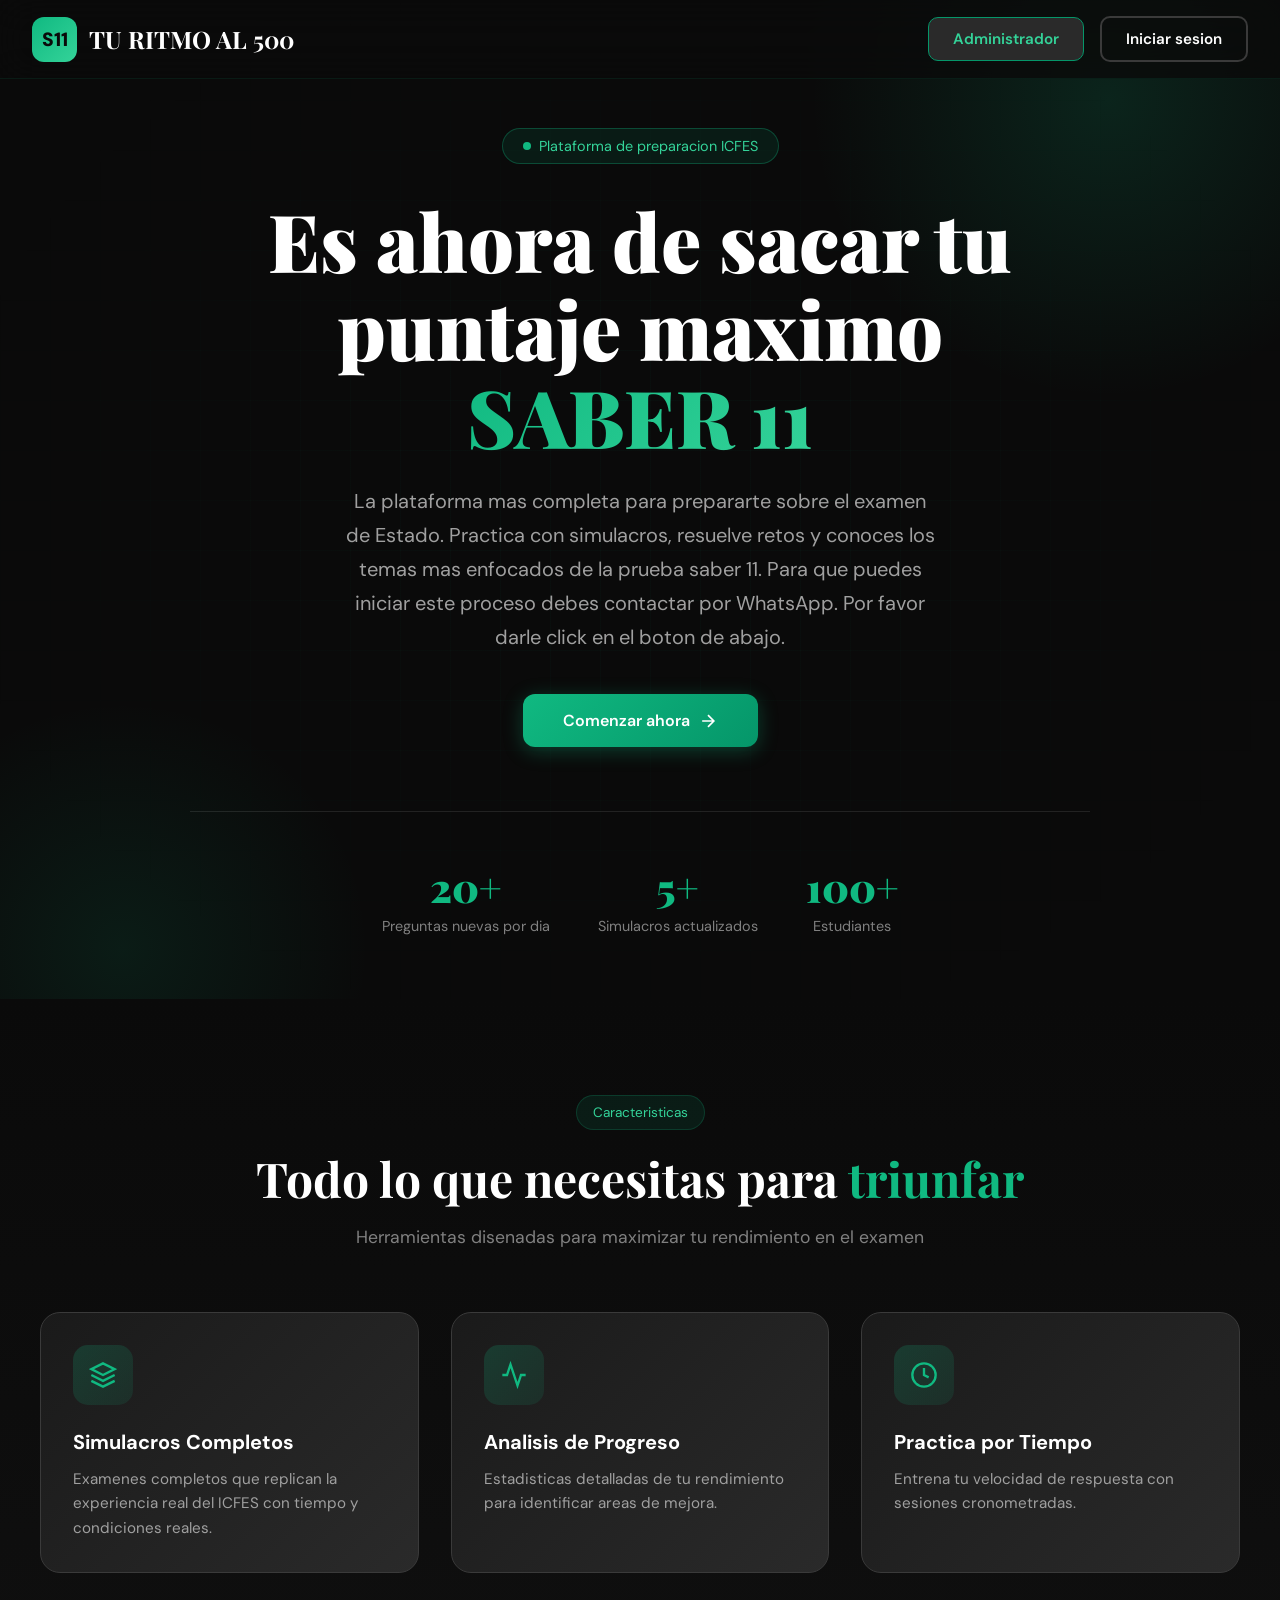
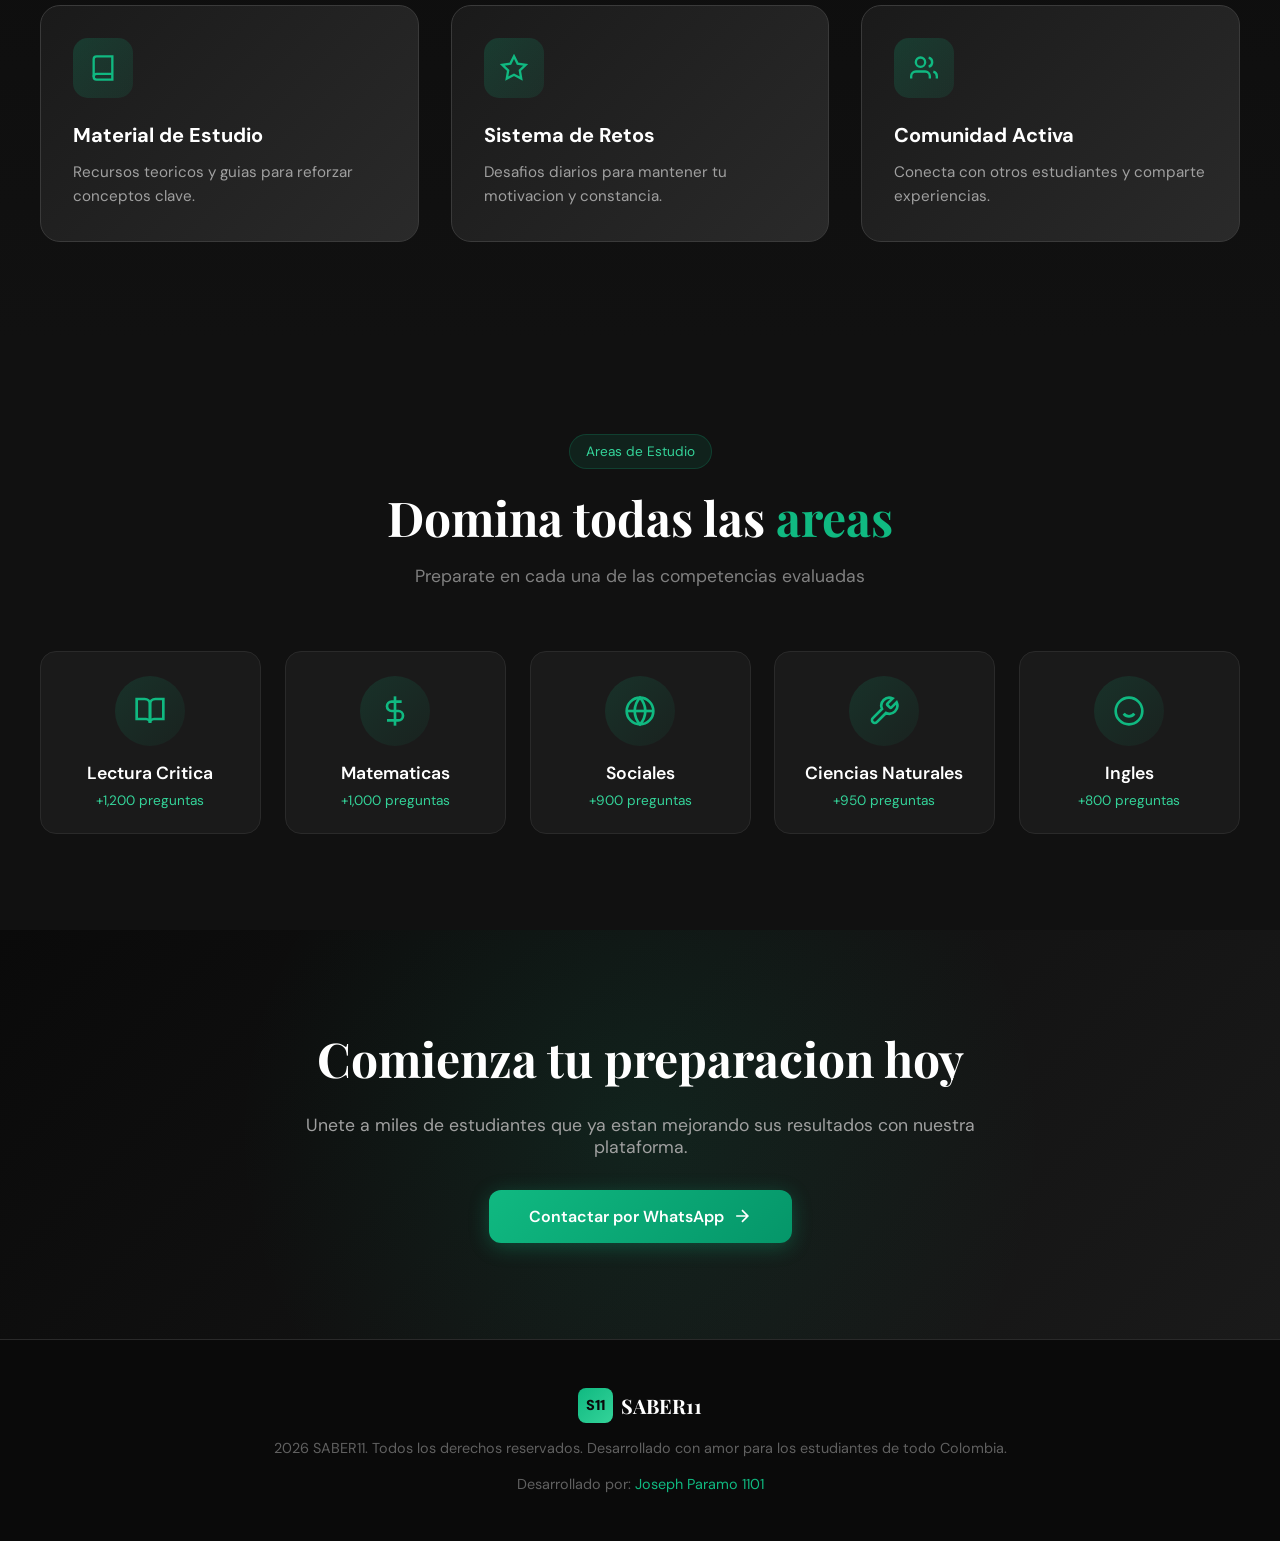
<file: index.html>
<!DOCTYPE html>
<html lang="es">
<head>
    <meta charset="UTF-8">
    <meta name="viewport" content="width=device-width, initial-scale=1.0">
    <title>SABER 11 - Plataforma de Preparación</title>
    <link href="https://fonts.googleapis.com/css2?family=DM+Sans:wght@300;400;500;600;700&family=Playfair+Display:wght@700;900&display=swap" rel="stylesheet">
    <style>
        /* ========== RESET Y BASE ========== */
        * {
            margin: 0;
            padding: 0;
            box-sizing: border-box;
        }

        html {
            scroll-behavior: smooth;
        }

        body {
            font-family: 'DM Sans', sans-serif;
            background-color: #0a0a0a;
            color: #ffffff;
            overflow-x: hidden;
        }

        /* ========== VARIABLES DE COLORES ========== */
        :root {
            --verde-principal: #10B981;
            --verde-claro: #34D399;
            --verde-oscuro: #059669;
            --verde-palido: #D1FAE5;
            --negro: #0a0a0a;
            --negro-suave: #111111;
            --gris-oscuro: #1a1a1a;
            --gris: #2a2a2a;
            --gris-claro: #3a3a3a;
            --blanco: #ffffff;
            --blanco-suave: #f0f0f0;
        }

        /* ========== ANIMACIONES ========== */
        @keyframes fadeInUp {
            from {
                opacity: 0;
                transform: translateY(40px);
            }
            to {
                opacity: 1;
                transform: translateY(0);
            }
        }

        @keyframes fadeInDown {
            from {
                opacity: 0;
                transform: translateY(-40px);
            }
            to {
                opacity: 1;
                transform: translateY(0);
            }
        }

        @keyframes fadeInLeft {
            from {
                opacity: 0;
                transform: translateX(-40px);
            }
            to {
                opacity: 1;
                transform: translateX(0);
            }
        }

        @keyframes fadeInRight {
            from {
                opacity: 0;
                transform: translateX(40px);
            }
            to {
                opacity: 1;
                transform: translateX(0);
            }
        }

        @keyframes scaleIn {
            from {
                opacity: 0;
                transform: scale(0.8);
            }
            to {
                opacity: 1;
                transform: scale(1);
            }
        }

        @keyframes pulse {
            0%, 100% {
                transform: scale(1);
            }
            50% {
                transform: scale(1.05);
            }
        }

        @keyframes glow {
            0%, 100% {
                box-shadow: 0 0 20px rgba(16, 185, 129, 0.3);
            }
            50% {
                box-shadow: 0 0 40px rgba(16, 185, 129, 0.6), 0 0 60px rgba(16, 185, 129, 0.3);
            }
        }

        @keyframes textGlow {
            0%, 100% {
                text-shadow: 0 0 10px rgba(16, 185, 129, 0.5);
            }
            50% {
                text-shadow: 0 0 20px rgba(16, 185, 129, 0.8), 0 0 30px rgba(16, 185, 129, 0.5);
            }
        }

        @keyframes float {
            0%, 100% {
                transform: translateY(0px);
            }
            50% {
                transform: translateY(-20px);
            }
        }

        @keyframes rotate {
            from {
                transform: rotate(0deg);
            }
            to {
                transform: rotate(360deg);
            }
        }

        @keyframes gradientMove {
            0% {
                background-position: 0% 50%;
            }
            50% {
                background-position: 100% 50%;
            }
            100% {
                background-position: 0% 50%;
            }
        }

        @keyframes morphBg {
            0%, 100% {
                border-radius: 60% 40% 30% 70% / 60% 30% 70% 40%;
            }
            50% {
                border-radius: 30% 60% 70% 40% / 50% 60% 30% 60%;
            }
        }

        @keyframes shimmer {
            0% {
                background-position: -200% 0;
            }
            100% {
                background-position: 200% 0;
            }
        }

        @keyframes bounce {
            0%, 20%, 50%, 80%, 100% {
                transform: translateY(0);
            }
            40% {
                transform: translateY(-15px);
            }
            60% {
                transform: translateY(-7px);
            }
        }

        @keyframes slideInFromBottom {
            from {
                opacity: 0;
                transform: translateY(100px);
            }
            to {
                opacity: 1;
                transform: translateY(0);
            }
        }

        @keyframes borderGlow {
            0%, 100% {
                border-color: var(--verde-principal);
            }
            50% {
                border-color: var(--verde-claro);
            }
        }

        @keyframes particleFloat {
            0%, 100% {
                transform: translate(0, 0) rotate(0deg);
                opacity: 0;
            }
            10% {
                opacity: 1;
            }
            90% {
                opacity: 1;
            }
            100% {
                transform: translate(var(--x), var(--y)) rotate(360deg);
                opacity: 0;
            }
        }

        /* ========== NAVBAR ========== */
        .navbar {
            position: fixed;
            top: 0;
            left: 0;
            right: 0;
            z-index: 1000;
            padding: 1rem 2rem;
            background: rgba(10, 10, 10, 0.8);
            backdrop-filter: blur(20px);
            border-bottom: 1px solid rgba(16, 185, 129, 0.1);
            animation: fadeInDown 0.8s ease-out;
        }

        .navbar-container {
            max-width: 1400px;
            margin: 0 auto;
            display: flex;
            justify-content: space-between;
            align-items: center;
        }

        .logo {
            display: flex;
            align-items: center;
            gap: 0.75rem;
            text-decoration: none;
            transition: transform 0.3s ease;
        }

        .logo:hover {
            transform: scale(1.05);
        }

        .logo-icon {
            width: 45px;
            height: 45px;
            background: linear-gradient(135deg, var(--verde-principal), var(--verde-claro));
            border-radius: 12px;
            display: flex;
            align-items: center;
            justify-content: center;
            font-weight: 900;
            font-size: 1.2rem;
            color: var(--negro);
            animation: glow 3s ease-in-out infinite;
        }

        .logo-text {
            font-family: 'Playfair Display', serif;
            font-size: 1.5rem;
            font-weight: 700;
            color: var(--blanco);
        }

        .logo-text span {
            color: var(--verde-principal);
        }

        .nav-buttons {
            display: flex;
            gap: 1rem;
            align-items: center;
        }

        .nav-btn {
            padding: 0.7rem 1.5rem;
            border-radius: 10px;
            font-weight: 600;
            font-size: 0.95rem;
            text-decoration: none;
            transition: all 0.3s ease;
            cursor: pointer;
            border: none;
        }

        .nav-btn-outline {
            background: transparent;
            border: 2px solid var(--gris-claro);
            color: var(--blanco);
        }

        .nav-btn-outline:hover {
            border-color: var(--verde-principal);
            color: var(--verde-principal);
            transform: translateY(-3px);
            box-shadow: 0 10px 30px rgba(16, 185, 129, 0.2);
        }

        .nav-btn-primary {
            background: linear-gradient(135deg, var(--verde-principal), var(--verde-oscuro));
            color: var(--blanco);
            border: none;
        }

        .nav-btn-primary:hover {
            transform: translateY(-3px);
            box-shadow: 0 10px 30px rgba(16, 185, 129, 0.4);
        }

        .nav-btn-admin {
            background: var(--gris);
            color: var(--verde-claro);
            border: 1px solid var(--verde-oscuro);
        }

        .nav-btn-admin:hover {
            background: var(--verde-oscuro);
            color: var(--blanco);
            transform: translateY(-3px);
        }

        /* ========== HERO SECTION ========== */
        .hero {
            min-height: 100vh;
            display: flex;
            align-items: center;
            justify-content: center;
            position: relative;
            padding: 8rem 2rem 4rem;
            overflow: hidden;
        }

        .hero-bg {
            position: absolute;
            inset: 0;
            z-index: 0;
        }

        .hero-gradient-1 {
            position: absolute;
            top: -20%;
            right: -10%;
            width: 600px;
            height: 600px;
            background: radial-gradient(circle, rgba(16, 185, 129, 0.15) 0%, transparent 70%);
            animation: morphBg 15s ease-in-out infinite, float 8s ease-in-out infinite;
        }

        .hero-gradient-2 {
            position: absolute;
            bottom: -20%;
            left: -10%;
            width: 500px;
            height: 500px;
            background: radial-gradient(circle, rgba(16, 185, 129, 0.1) 0%, transparent 70%);
            animation: morphBg 12s ease-in-out infinite reverse, float 10s ease-in-out infinite reverse;
        }

        .hero-grid {
            position: absolute;
            inset: 0;
            background-image: 
                linear-gradient(rgba(16, 185, 129, 0.03) 1px, transparent 1px),
                linear-gradient(90deg, rgba(16, 185, 129, 0.03) 1px, transparent 1px);
            background-size: 50px 50px;
            mask-image: radial-gradient(ellipse at center, black 20%, transparent 80%);
        }

        .particles {
            position: absolute;
            inset: 0;
            overflow: hidden;
        }

        .particle {
            position: absolute;
            width: 6px;
            height: 6px;
            background: var(--verde-principal);
            border-radius: 50%;
            opacity: 0;
        }

        .particle:nth-child(1) { left: 10%; top: 20%; --x: 100px; --y: -200px; animation: particleFloat 8s infinite 0s; }
        .particle:nth-child(2) { left: 20%; top: 80%; --x: -50px; --y: -300px; animation: particleFloat 10s infinite 1s; }
        .particle:nth-child(3) { left: 70%; top: 30%; --x: -100px; --y: -150px; animation: particleFloat 9s infinite 2s; }
        .particle:nth-child(4) { left: 80%; top: 70%; --x: 80px; --y: -250px; animation: particleFloat 11s infinite 0.5s; }
        .particle:nth-child(5) { left: 50%; top: 90%; --x: 0px; --y: -400px; animation: particleFloat 12s infinite 1.5s; }
        .particle:nth-child(6) { left: 30%; top: 50%; --x: 120px; --y: -180px; animation: particleFloat 7s infinite 3s; }

        .hero-content {
            position: relative;
            z-index: 10;
            text-align: center;
            max-width: 900px;
        }

        .hero-badge {
            display: inline-flex;
            align-items: center;
            gap: 0.5rem;
            padding: 0.5rem 1.25rem;
            background: rgba(16, 185, 129, 0.1);
            border: 1px solid rgba(16, 185, 129, 0.3);
            border-radius: 50px;
            font-size: 0.9rem;
            color: var(--verde-claro);
            margin-bottom: 2rem;
            animation: fadeInDown 0.8s ease-out 0.2s both, borderGlow 3s ease-in-out infinite;
        }

        .badge-dot {
            width: 8px;
            height: 8px;
            background: var(--verde-principal);
            border-radius: 50%;
            animation: pulse 2s ease-in-out infinite;
        }

        .hero-title {
            font-family: 'Playfair Display', serif;
            font-size: clamp(2.5rem, 8vw, 5rem);
            font-weight: 900;
            line-height: 1.1;
            margin-bottom: 1.5rem;
            animation: fadeInUp 1s ease-out 0.4s both;
        }

        .hero-title-line {
            display: block;
        }

        .hero-title .highlight {
            background: linear-gradient(135deg, var(--verde-principal), var(--verde-claro));
            -webkit-background-clip: text;
            -webkit-text-fill-color: transparent;
            background-clip: text;
            animation: textGlow 3s ease-in-out infinite;
        }

        .hero-subtitle {
            font-size: 1.25rem;
            color: #a0a0a0;
            max-width: 600px;
            margin: 0 auto 2.5rem;
            line-height: 1.7;
            animation: fadeInUp 1s ease-out 0.6s both;
        }

        .hero-buttons {
            display: flex;
            gap: 1rem;
            justify-content: center;
            flex-wrap: wrap;
            animation: fadeInUp 1s ease-out 0.8s both;
        }

        .btn {
            padding: 1rem 2.5rem;
            border-radius: 12px;
            font-weight: 600;
            font-size: 1rem;
            text-decoration: none;
            display: inline-flex;
            align-items: center;
            gap: 0.5rem;
            transition: all 0.4s cubic-bezier(0.175, 0.885, 0.32, 1.275);
            cursor: pointer;
            border: none;
        }

        .btn-primary {
            background: linear-gradient(135deg, var(--verde-principal), var(--verde-oscuro));
            color: var(--blanco);
            box-shadow: 0 4px 20px rgba(16, 185, 129, 0.3);
        }

        .btn-primary:hover {
            transform: translateY(-5px) scale(1.02);
            box-shadow: 0 15px 40px rgba(16, 185, 129, 0.4);
        }

        .btn-secondary {
            background: var(--gris);
            color: var(--blanco);
            border: 1px solid var(--gris-claro);
        }

        .btn-secondary:hover {
            background: var(--gris-claro);
            border-color: var(--verde-principal);
            transform: translateY(-5px);
        }

        .hero-stats {
            display: flex;
            justify-content: center;
            gap: 3rem;
            margin-top: 4rem;
            padding-top: 3rem;
            border-top: 1px solid rgba(255, 255, 255, 0.1);
            animation: fadeInUp 1s ease-out 1s both;
        }

        .stat-item {
            text-align: center;
            transition: transform 0.3s ease;
        }

        .stat-item:hover {
            transform: translateY(-5px);
        }

        .stat-number {
            font-family: 'Playfair Display', serif;
            font-size: 2.5rem;
            font-weight: 900;
            color: var(--verde-principal);
            animation: textGlow 4s ease-in-out infinite;
        }

        .stat-label {
            font-size: 0.9rem;
            color: #808080;
            margin-top: 0.25rem;
        }

        /* ========== FEATURES SECTION ========== */
        .features {
            padding: 6rem 2rem;
            background: linear-gradient(180deg, var(--negro) 0%, var(--negro-suave) 100%);
        }

        .container {
            max-width: 1200px;
            margin: 0 auto;
        }

        .section-header {
            text-align: center;
            margin-bottom: 4rem;
        }

        .section-badge {
            display: inline-block;
            padding: 0.5rem 1rem;
            background: rgba(16, 185, 129, 0.1);
            border: 1px solid rgba(16, 185, 129, 0.2);
            border-radius: 50px;
            font-size: 0.85rem;
            color: var(--verde-claro);
            margin-bottom: 1rem;
            animation: fadeInUp 0.8s ease-out;
        }

        .section-title {
            font-family: 'Playfair Display', serif;
            font-size: clamp(2rem, 5vw, 3rem);
            font-weight: 700;
            margin-bottom: 1rem;
            animation: fadeInUp 0.8s ease-out 0.2s both;
        }

        .section-title .highlight {
            color: var(--verde-principal);
        }

        .section-subtitle {
            font-size: 1.1rem;
            color: #808080;
            max-width: 600px;
            margin: 0 auto;
            animation: fadeInUp 0.8s ease-out 0.4s both;
        }

        .features-grid {
            display: grid;
            grid-template-columns: repeat(auto-fit, minmax(300px, 1fr));
            gap: 2rem;
        }

        .feature-card {
            background: linear-gradient(135deg, var(--gris-oscuro), var(--gris));
            border: 1px solid var(--gris-claro);
            border-radius: 20px;
            padding: 2rem;
            transition: all 0.4s cubic-bezier(0.175, 0.885, 0.32, 1.275);
            animation: fadeInUp 0.8s ease-out both;
            position: relative;
            overflow: hidden;
        }

        .feature-card::before {
            content: '';
            position: absolute;
            top: 0;
            left: 0;
            right: 0;
            height: 3px;
            background: linear-gradient(90deg, var(--verde-principal), var(--verde-claro));
            transform: scaleX(0);
            transition: transform 0.4s ease;
        }

        .feature-card:hover::before {
            transform: scaleX(1);
        }

        .feature-card:nth-child(1) { animation-delay: 0.1s; }
        .feature-card:nth-child(2) { animation-delay: 0.2s; }
        .feature-card:nth-child(3) { animation-delay: 0.3s; }
        .feature-card:nth-child(4) { animation-delay: 0.4s; }
        .feature-card:nth-child(5) { animation-delay: 0.5s; }
        .feature-card:nth-child(6) { animation-delay: 0.6s; }

        .feature-card:hover {
            transform: translateY(-10px) scale(1.02);
            border-color: var(--verde-principal);
            box-shadow: 0 20px 50px rgba(16, 185, 129, 0.15);
        }

        .feature-icon {
            width: 60px;
            height: 60px;
            background: linear-gradient(135deg, rgba(16, 185, 129, 0.2), rgba(16, 185, 129, 0.1));
            border-radius: 15px;
            display: flex;
            align-items: center;
            justify-content: center;
            margin-bottom: 1.5rem;
            font-size: 1.5rem;
            transition: all 0.3s ease;
        }

        .feature-card:hover .feature-icon {
            background: linear-gradient(135deg, var(--verde-principal), var(--verde-oscuro));
            transform: scale(1.1) rotate(5deg);
        }

        .feature-title {
            font-size: 1.25rem;
            font-weight: 700;
            margin-bottom: 0.75rem;
            color: var(--blanco);
        }

        .feature-description {
            font-size: 0.95rem;
            color: #a0a0a0;
            line-height: 1.6;
        }

        /* ========== AREAS SECTION ========== */
        .areas {
            padding: 6rem 2rem;
            background: var(--negro-suave);
        }

        .areas-grid {
            display: grid;
            grid-template-columns: repeat(auto-fit, minmax(220px, 1fr));
            gap: 1.5rem;
        }

        .area-card {
            background: var(--gris-oscuro);
            border: 1px solid var(--gris);
            border-radius: 16px;
            padding: 1.5rem;
            text-align: center;
            transition: all 0.4s ease;
            cursor: pointer;
            animation: scaleIn 0.6s ease-out both;
        }

        .area-card:nth-child(1) { animation-delay: 0.1s; }
        .area-card:nth-child(2) { animation-delay: 0.15s; }
        .area-card:nth-child(3) { animation-delay: 0.2s; }
        .area-card:nth-child(4) { animation-delay: 0.25s; }
        .area-card:nth-child(5) { animation-delay: 0.3s; }

        .area-card:hover {
            transform: translateY(-8px) scale(1.03);
            border-color: var(--verde-principal);
            box-shadow: 0 15px 40px rgba(16, 185, 129, 0.2);
        }

        .area-icon {
            width: 70px;
            height: 70px;
            margin: 0 auto 1rem;
            background: linear-gradient(135deg, rgba(16, 185, 129, 0.15), rgba(16, 185, 129, 0.05));
            border-radius: 50%;
            display: flex;
            align-items: center;
            justify-content: center;
            font-size: 2rem;
            transition: all 0.4s ease;
        }

        .area-card:hover .area-icon {
            background: linear-gradient(135deg, var(--verde-principal), var(--verde-claro));
            animation: bounce 0.6s ease;
        }

        .area-name {
            font-weight: 600;
            font-size: 1.1rem;
            margin-bottom: 0.5rem;
            color: var(--blanco);
        }

        .area-questions {
            font-size: 0.85rem;
            color: var(--verde-claro);
        }

        /* ========== CTA SECTION ========== */
        .cta {
            padding: 6rem 2rem;
            background: linear-gradient(135deg, var(--negro) 0%, var(--gris-oscuro) 100%);
            position: relative;
            overflow: hidden;
        }

        .cta-bg {
            position: absolute;
            inset: 0;
            background: radial-gradient(circle at center, rgba(16, 185, 129, 0.1) 0%, transparent 60%);
            animation: pulse 4s ease-in-out infinite;
        }

        .cta-content {
            position: relative;
            z-index: 10;
            text-align: center;
            max-width: 700px;
            margin: 0 auto;
        }

        .cta-title {
            font-family: 'Playfair Display', serif;
            font-size: clamp(2rem, 5vw, 3rem);
            font-weight: 700;
            margin-bottom: 1.5rem;
            animation: fadeInUp 0.8s ease-out;
        }

        .cta-description {
            font-size: 1.1rem;
            color: #a0a0a0;
            margin-bottom: 2rem;
            animation: fadeInUp 0.8s ease-out 0.2s both;
        }

        .cta-buttons {
            display: flex;
            gap: 1rem;
            justify-content: center;
            flex-wrap: wrap;
            animation: fadeInUp 0.8s ease-out 0.4s both;
        }

        /* ========== FOOTER ========== */
        .footer {
            padding: 3rem 2rem;
            background: var(--negro);
            border-top: 1px solid var(--gris);
            text-align: center;
        }

        .footer-content {
            max-width: 1200px;
            margin: 0 auto;
        }

        .footer-logo {
            display: inline-flex;
            align-items: center;
            gap: 0.5rem;
            margin-bottom: 1rem;
        }

        .footer-logo-icon {
            width: 35px;
            height: 35px;
            background: linear-gradient(135deg, var(--verde-principal), var(--verde-claro));
            border-radius: 8px;
            display: flex;
            align-items: center;
            justify-content: center;
            font-weight: 900;
            font-size: 0.9rem;
            color: var(--negro);
        }

        .footer-logo-text {
            font-family: 'Playfair Display', serif;
            font-size: 1.25rem;
            font-weight: 700;
            color: var(--blanco);
        }

        .footer-text {
            color: #606060;
            font-size: 0.9rem;
        }

        .footer-text a {
            color: var(--verde-principal);
            text-decoration: none;
            transition: color 0.3s ease;
        }

        .footer-text a:hover {
            color: var(--verde-claro);
        }

        /* ========== RESPONSIVE ========== */
        @media (max-width: 768px) {
            .navbar {
                padding: 1rem;
            }

            .nav-buttons {
                gap: 0.5rem;
            }

            .nav-btn {
                padding: 0.5rem 1rem;
                font-size: 0.85rem;
            }

            .hero {
                padding: 7rem 1.5rem 3rem;
            }

            .hero-stats {
                flex-wrap: wrap;
                gap: 2rem;
            }

            .stat-item {
                flex: 1 1 100px;
            }

            .features, .areas, .cta {
                padding: 4rem 1.5rem;
            }

            .btn {
                padding: 0.875rem 1.75rem;
                font-size: 0.95rem;
            }
        }

        /* ========== SCROLL ANIMATIONS ========== */
        .animate-on-scroll {
            opacity: 0;
            transform: translateY(30px);
            transition: all 0.8s ease-out;
        }

        .animate-on-scroll.visible {
            opacity: 1;
            transform: translateY(0);
        }
    </style>
</head>
<body>
    <!-- NAVBAR -->
    <nav class="navbar">
        <div class="navbar-container">
            <a href="#" class="logo">
                <div class="logo-icon">S11</div>
                <span class="logo-text">TU RITMO AL 500
            </a>
            <div class="nav-buttons">
                <a href="adminstrador.html" class="nav-btn nav-btn-admin">Administrador</a>
                <a href="iniciarsesion.html" class="nav-btn nav-btn-outline">Iniciar sesion</a>
            </div>
        </div>
    </nav>

    <!-- HERO -->
    <section class="hero">
        <div class="hero-bg">
            <div class="hero-gradient-1"></div>
            <div class="hero-gradient-2"></div>
            <div class="hero-grid"></div>
            <div class="particles">
                <div class="particle"></div>
                <div class="particle"></div>
                <div class="particle"></div>
                <div class="particle"></div>
                <div class="particle"></div>
                <div class="particle"></div>
            </div>
        </div>
        <div class="hero-content">
            <div class="hero-badge">
                <span class="badge-dot"></span>
                Plataforma de preparacion ICFES
            </div>
            <h1 class="hero-title">
                <span class="hero-title-line">Es ahora de sacar tu puntaje maximo</span>
                <span class="hero-title-line"><span class="highlight">SABER 11</span></span>
            </h1>
            <p class="hero-subtitle">
                La plataforma mas completa para prepararte sobre el examen de Estado. 
                Practica con simulacros, resuelve retos y conoces los temas mas enfocados de la prueba saber 11. Para que puedes
                iniciar este proceso debes contactar por WhatsApp. Por favor darle click en el boton de abajo.
            </p>
            <div class="hero-buttons">
                <a href="https://wa.me/573102916140" target="_blank" class="btn btn-primary">
                    Comenzar ahora
                    <svg width="20" height="20" viewBox="0 0 24 24" fill="none" stroke="currentColor" stroke-width="2">
                        <path d="M5 12h14M12 5l7 7-7 7"/>
                    </svg>
                </a>
            </div>
            <div class="hero-stats">
                <div class="stat-item">
                    <div class="stat-number">20+</div>
                    <div class="stat-label">Preguntas nuevas por dia</div>
                </div>
                <div class="stat-item">
                    <div class="stat-number">5+</div>
                    <div class="stat-label">Simulacros actualizados</div>
                </div>
                <div class="stat-item">
                    <div class="stat-number">100+</div>
                    <div class="stat-label">Estudiantes</div>
                </div>
            </div>
        </div>
    </section>

    <!-- FEATURES -->
    <section class="features">
        <div class="container">
            <div class="section-header">
                <div class="section-badge">Caracteristicas</div>
                <h2 class="section-title">Todo lo que necesitas para <span class="highlight">triunfar</span></h2>
                <p class="section-subtitle">Herramientas disenadas para maximizar tu rendimiento en el examen</p>
            </div>
            <div class="features-grid">
                <div class="feature-card">
                    <div class="feature-icon">
                        <svg width="28" height="28" viewBox="0 0 24 24" fill="none" stroke="#10B981" stroke-width="2">
                            <path d="M12 2L2 7l10 5 10-5-10-5zM2 17l10 5 10-5M2 12l10 5 10-5"/>
                        </svg>
                    </div>
                    <h3 class="feature-title">Simulacros Completos</h3>
                    <p class="feature-description">Examenes completos que replican la experiencia real del ICFES con tiempo y condiciones reales.</p>
                </div>
                <div class="feature-card">
                    <div class="feature-icon">
                        <svg width="28" height="28" viewBox="0 0 24 24" fill="none" stroke="#10B981" stroke-width="2">
                            <path d="M22 12h-4l-3 9L9 3l-3 9H2"/>
                        </svg>
                    </div>
                    <h3 class="feature-title">Analisis de Progreso</h3>
                    <p class="feature-description">Estadisticas detalladas de tu rendimiento para identificar areas de mejora.</p>
                </div>
                <div class="feature-card">
                    <div class="feature-icon">
                        <svg width="28" height="28" viewBox="0 0 24 24" fill="none" stroke="#10B981" stroke-width="2">
                            <circle cx="12" cy="12" r="10"/>
                            <path d="M12 6v6l4 2"/>
                        </svg>
                    </div>
                    <h3 class="feature-title">Practica por Tiempo</h3>
                    <p class="feature-description">Entrena tu velocidad de respuesta con sesiones cronometradas.</p>
                </div>
                <div class="feature-card">
                    <div class="feature-icon">
                        <svg width="28" height="28" viewBox="0 0 24 24" fill="none" stroke="#10B981" stroke-width="2">
                            <path d="M4 19.5A2.5 2.5 0 0 1 6.5 17H20"/>
                            <path d="M6.5 2H20v20H6.5A2.5 2.5 0 0 1 4 19.5v-15A2.5 2.5 0 0 1 6.5 2z"/>
                        </svg>
                    </div>
                    <h3 class="feature-title">Material de Estudio</h3>
                    <p class="feature-description">Recursos teoricos y guias para reforzar conceptos clave.</p>
                </div>
                <div class="feature-card">
                    <div class="feature-icon">
                        <svg width="28" height="28" viewBox="0 0 24 24" fill="none" stroke="#10B981" stroke-width="2">
                            <polygon points="12 2 15.09 8.26 22 9.27 17 14.14 18.18 21.02 12 17.77 5.82 21.02 7 14.14 2 9.27 8.91 8.26 12 2"/>
                        </svg>
                    </div>
                    <h3 class="feature-title">Sistema de Retos</h3>
                    <p class="feature-description">Desafios diarios para mantener tu motivacion y constancia.</p>
                </div>
                <div class="feature-card">
                    <div class="feature-icon">
                        <svg width="28" height="28" viewBox="0 0 24 24" fill="none" stroke="#10B981" stroke-width="2">
                            <path d="M17 21v-2a4 4 0 0 0-4-4H5a4 4 0 0 0-4 4v2"/>
                            <circle cx="9" cy="7" r="4"/>
                            <path d="M23 21v-2a4 4 0 0 0-3-3.87M16 3.13a4 4 0 0 1 0 7.75"/>
                        </svg>
                    </div>
                    <h3 class="feature-title">Comunidad Activa</h3>
                    <p class="feature-description">Conecta con otros estudiantes y comparte experiencias.</p>
                </div>
            </div>
        </div>
    </section>

    <!-- AREAS -->
    <section class="areas">
        <div class="container">
            <div class="section-header">
                <div class="section-badge">Areas de Estudio</div>
                <h2 class="section-title">Domina todas las <span class="highlight">areas</span></h2>
                <p class="section-subtitle">Preparate en cada una de las competencias evaluadas</p>
            </div>
            <div class="areas-grid">
                <div class="area-card">
                    <div class="area-icon">
                        <svg width="32" height="32" viewBox="0 0 24 24" fill="none" stroke="#10B981" stroke-width="2">
                            <path d="M2 3h6a4 4 0 0 1 4 4v14a3 3 0 0 0-3-3H2z"/>
                            <path d="M22 3h-6a4 4 0 0 0-4 4v14a3 3 0 0 1 3-3h7z"/>
                        </svg>
                    </div>
                    <h3 class="area-name">Lectura Critica</h3>
                    <p class="area-questions">+1,200 preguntas</p>
                </div>
                <div class="area-card">
                    <div class="area-icon">
                        <svg width="32" height="32" viewBox="0 0 24 24" fill="none" stroke="#10B981" stroke-width="2">
                            <line x1="12" y1="1" x2="12" y2="23"/>
                            <path d="M17 5H9.5a3.5 3.5 0 0 0 0 7h5a3.5 3.5 0 0 1 0 7H6"/>
                        </svg>
                    </div>
                    <h3 class="area-name">Matematicas</h3>
                    <p class="area-questions">+1,000 preguntas</p>
                </div>
                <div class="area-card">
                    <div class="area-icon">
                        <svg width="32" height="32" viewBox="0 0 24 24" fill="none" stroke="#10B981" stroke-width="2">
                            <circle cx="12" cy="12" r="10"/>
                            <line x1="2" y1="12" x2="22" y2="12"/>
                            <path d="M12 2a15.3 15.3 0 0 1 4 10 15.3 15.3 0 0 1-4 10 15.3 15.3 0 0 1-4-10 15.3 15.3 0 0 1 4-10z"/>
                        </svg>
                    </div>
                    <h3 class="area-name">Sociales</h3>
                    <p class="area-questions">+900 preguntas</p>
                </div>
                <div class="area-card">
                    <div class="area-icon">
                        <svg width="32" height="32" viewBox="0 0 24 24" fill="none" stroke="#10B981" stroke-width="2">
                            <path d="M14.7 6.3a1 1 0 0 0 0 1.4l1.6 1.6a1 1 0 0 0 1.4 0l3.77-3.77a6 6 0 0 1-7.94 7.94l-6.91 6.91a2.12 2.12 0 0 1-3-3l6.91-6.91a6 6 0 0 1 7.94-7.94l-3.76 3.76z"/>
                        </svg>
                    </div>
                    <h3 class="area-name">Ciencias Naturales</h3>
                    <p class="area-questions">+950 preguntas</p>
                </div>
                <div class="area-card">
                    <div class="area-icon">
                        <svg width="32" height="32" viewBox="0 0 24 24" fill="none" stroke="#10B981" stroke-width="2">
                            <circle cx="12" cy="12" r="10"/>
                            <path d="M8 14s1.5 2 4 2 4-2 4-2"/>
                            <line x1="9" y1="9" x2="9.01" y2="9"/>
                            <line x1="15" y1="9" x2="15.01" y2="9"/>
                        </svg>
                    </div>
                    <h3 class="area-name">Ingles</h3>
                    <p class="area-questions">+800 preguntas</p>
                </div>
            </div>
        </div>
    </section>

    <!-- CTA -->
    <section class="cta">
        <div class="cta-bg"></div>
        <div class="cta-content">
            <h2 class="cta-title">Comienza tu preparacion <span class="highlight">hoy</span></h2>
            <p class="cta-description">Unete a miles de estudiantes que ya estan mejorando sus resultados con nuestra plataforma.</p>
            <div class="cta-buttons">
                <a href="https://wa.me/573102916140" class="btn btn-primary">
                    Contactar por WhatsApp
                    <svg width="20" height="20" viewBox="0 0 24 24" fill="none" stroke="currentColor" stroke-width="2">
                        <path d="M5 12h14M12 5l7 7-7 7"/>
                    </svg>
                </a>
            </div>
        </div>
    </section>

    <!-- FOOTER -->
    <footer class="footer">
        <div class="footer-content">
            <div class="footer-logo">
                <div class="footer-logo-icon">S11</div>
                <span class="footer-logo-text">SABER11</span>
            </div>
            <p class="footer-text">
                2026 SABER11. Todos los derechos reservados. 
                Desarrollado con amor para los estudiantes de todo Colombia. <br>
                <br>
                Desarrollado por: <a href="https://wa.me/573102916140" target="_blank">Joseph Paramo 1101</a>
            </p>
        </div>
    </footer>

    <script>
        // Scroll animations
        const observerOptions = {
            threshold: 0.1,
            rootMargin: '0px 0px -50px 0px'
        };

        const observer = new IntersectionObserver((entries) => {
            entries.forEach(entry => {
                if (entry.isIntersecting) {
                    entry.target.classList.add('visible');
                }
            });
        }, observerOptions);

        document.querySelectorAll('.animate-on-scroll').forEach(el => {
            observer.observe(el);
        });
    </script>
</body>
</html>
</file>
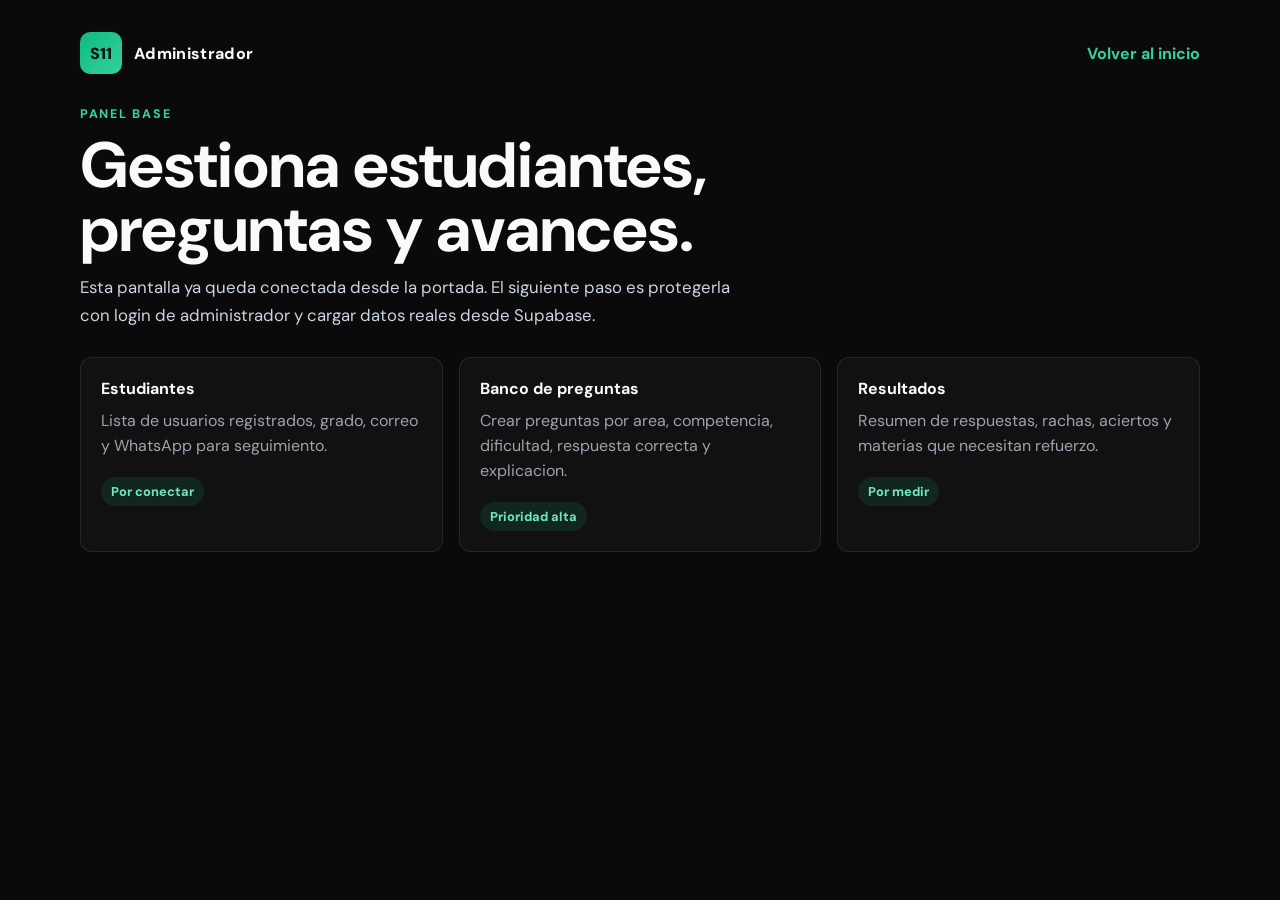
<file: admin/administrador.html>
<!DOCTYPE html>
<html lang="es">
<head>
    <meta charset="UTF-8">
    <meta name="viewport" content="width=device-width, initial-scale=1.0">
    <title>Administrador | ICFES</title>
    <link rel="preconnect" href="https://fonts.googleapis.com">
    <link rel="preconnect" href="https://fonts.gstatic.com" crossorigin>
    <link href="https://fonts.googleapis.com/css2?family=DM+Sans:wght@400;500;700;800&display=swap" rel="stylesheet">
    <style>
        * {
            box-sizing: border-box;
            margin: 0;
            padding: 0;
        }

        body {
            min-height: 100vh;
            background: #0a0a0a;
            color: #f9fafb;
            font-family: "DM Sans", sans-serif;
            overflow-x: hidden;
        }

        .admin-shell {
            width: min(1120px, calc(100% - 32px));
            margin: 0 auto;
            padding: 32px 0;
        }

        .topbar {
            display: flex;
            align-items: center;
            justify-content: space-between;
            gap: 16px;
            margin-bottom: 32px;
        }

        .brand {
            display: flex;
            align-items: center;
            gap: 12px;
            color: inherit;
            text-decoration: none;
        }

        .brand-mark {
            width: 42px;
            height: 42px;
            border-radius: 10px;
            display: grid;
            place-items: center;
            background: linear-gradient(135deg, #10b981, #34d399);
            color: #07140f;
            font-weight: 900;
        }

        .brand-text {
            font-weight: 800;
            letter-spacing: 0.02em;
        }

        .back-link {
            color: #34d399;
            font-weight: 700;
            text-decoration: none;
        }

        .hero {
            display: grid;
            gap: 12px;
            margin-bottom: 28px;
        }

        .eyebrow {
            color: #34d399;
            font-size: 0.78rem;
            font-weight: 800;
            letter-spacing: 0.14em;
            text-transform: uppercase;
        }

        h1 {
            max-width: 720px;
            font-size: clamp(2rem, 5vw, 4rem);
            line-height: 1;
        }

        .intro {
            max-width: 660px;
            color: #cbd5e1;
            font-size: 1.05rem;
            line-height: 1.65;
        }

        .panel-grid {
            display: grid;
            grid-template-columns: repeat(auto-fit, minmax(min(260px, 100%), 1fr));
            gap: 16px;
        }

        .panel {
            min-height: 170px;
            border: 1px solid rgba(255, 255, 255, 0.09);
            border-radius: 12px;
            background: #111111;
            padding: 20px;
        }

        .panel h2 {
            font-size: 1rem;
            margin-bottom: 10px;
        }

        .panel p {
            color: #9ca3af;
            line-height: 1.55;
        }

        .status {
            display: inline-flex;
            margin-top: 18px;
            border-radius: 999px;
            padding: 6px 10px;
            background: rgba(16, 185, 129, 0.12);
            color: #6ee7b7;
            font-size: 0.8rem;
            font-weight: 800;
        }

        @media (max-width: 780px) {
            .admin-shell {
                width: min(100% - 24px, 1120px);
                padding: 24px 0;
            }

            .topbar {
                align-items: flex-start;
                flex-direction: column;
                margin-bottom: 26px;
            }

            .panel-grid {
                grid-template-columns: 1fr;
            }

            h1 {
                font-size: clamp(2rem, 12vw, 3rem);
            }
        }

        @media (max-width: 420px) {
            .brand-mark {
                width: 38px;
                height: 38px;
            }

            .panel {
                padding: 16px;
            }

            .intro {
                font-size: 1rem;
            }
        }
    </style>
</head>
<body>
    <main class="admin-shell">
        <header class="topbar">
            <a class="brand" href="../index.html">
                <span class="brand-mark">S11</span>
                <span class="brand-text">Administrador</span>
            </a>
            <a class="back-link" href="../index.html">Volver al inicio</a>
        </header>

        <section class="hero">
            <p class="eyebrow">Panel base</p>
            <h1>Gestiona estudiantes, preguntas y avances.</h1>
            <p class="intro">
                Esta pantalla ya queda conectada desde la portada. El siguiente paso es protegerla con
                login de administrador y cargar datos reales desde Supabase.
            </p>
        </section>

        <section class="panel-grid" aria-label="Modulos administrativos">
            <article class="panel">
                <h2>Estudiantes</h2>
                <p>Lista de usuarios registrados, grado, correo y WhatsApp para seguimiento.</p>
                <span class="status">Por conectar</span>
            </article>
            <article class="panel">
                <h2>Banco de preguntas</h2>
                <p>Crear preguntas por area, competencia, dificultad, respuesta correcta y explicacion.</p>
                <span class="status">Prioridad alta</span>
            </article>
            <article class="panel">
                <h2>Resultados</h2>
                <p>Resumen de respuestas, rachas, aciertos y materias que necesitan refuerzo.</p>
                <span class="status">Por medir</span>
            </article>
        </section>
    </main>
</body>
</html>
</file>
